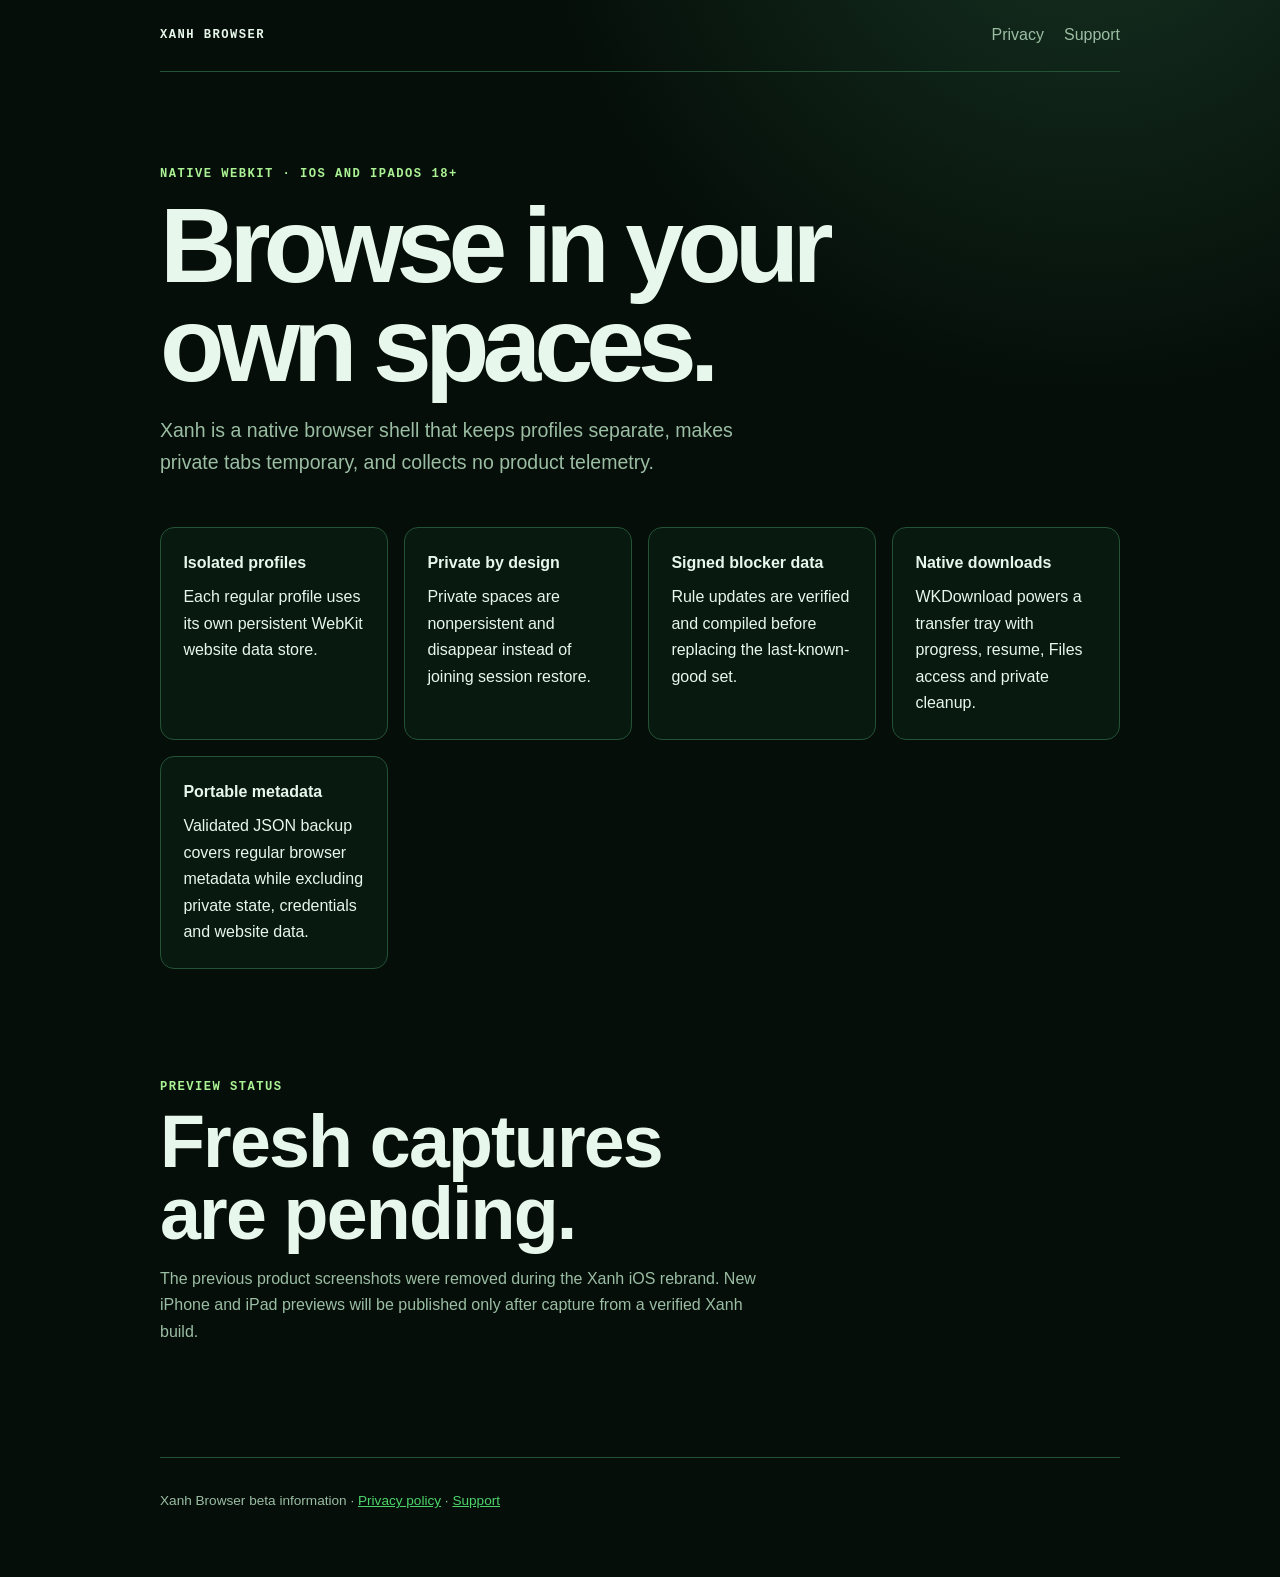
<file: docs/index.html>
<!doctype html>
<html lang="en">
<head>
  <meta charset="utf-8">
  <meta name="viewport" content="width=device-width, initial-scale=1">
  <meta name="description" content="Xanh Browser for iPhone and iPad.">
  <title>Xanh Browser</title>
  <link rel="stylesheet" href="xanh.css">
</head>
<body>
  <a class="skip-link" href="#content">Skip to content</a>
  <div class="shell">
    <nav aria-label="Primary">
      <a class="brand" href="index.html">Xanh Browser</a>
      <div class="nav-links"><a href="privacy.html">Privacy</a><a href="support.html">Support</a></div>
    </nav>
    <main id="content">
      <div class="eyebrow">Native WebKit · iOS and iPadOS 18+</div>
      <h1>Browse in your own spaces.</h1>
      <p class="lede">Xanh is a native browser shell that keeps profiles separate, makes private tabs temporary, and collects no product telemetry.</p>
      <div class="grid">
        <div class="card"><strong>Isolated profiles</strong><span>Each regular profile uses its own persistent WebKit website data store.</span></div>
        <div class="card"><strong>Private by design</strong><span>Private spaces are nonpersistent and disappear instead of joining session restore.</span></div>
        <div class="card"><strong>Signed blocker data</strong><span>Rule updates are verified and compiled before replacing the last-known-good set.</span></div>
        <div class="card"><strong>Native downloads</strong><span>WKDownload powers a transfer tray with progress, resume, Files access and private cleanup.</span></div>
        <div class="card"><strong>Portable metadata</strong><span>Validated JSON backup covers regular browser metadata while excluding private state, credentials and website data.</span></div>
      </div>
      <section class="showcase" aria-labelledby="showcase-title">
        <div class="eyebrow">Preview status</div>
        <h2 id="showcase-title">Fresh captures are pending.</h2>
        <p>The previous product screenshots were removed during the Xanh iOS rebrand. New iPhone and iPad previews will be published only after capture from a verified Xanh build.</p>
      </section>
    </main>
    <footer>Xanh Browser beta information · <a href="privacy.html">Privacy policy</a> · <a href="support.html">Support</a></footer>
  </div>
</body>
</html>
</file>
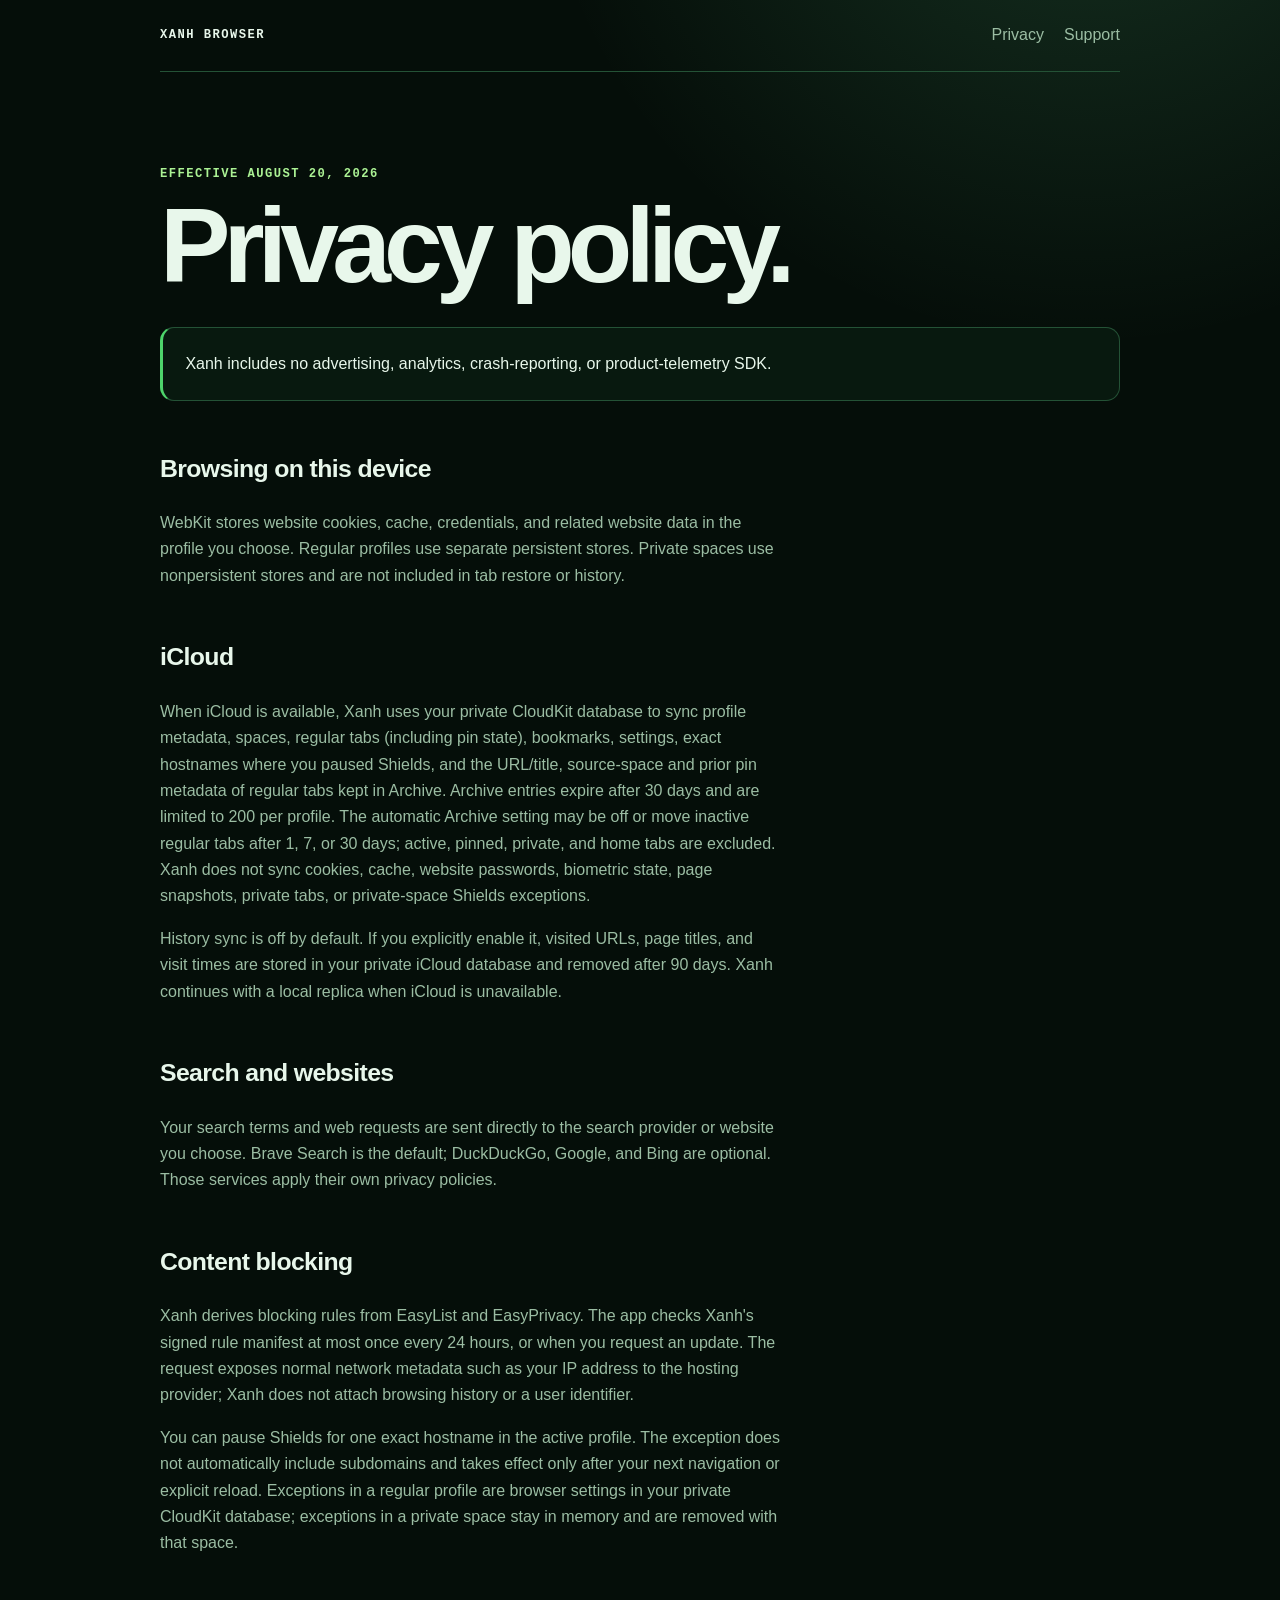
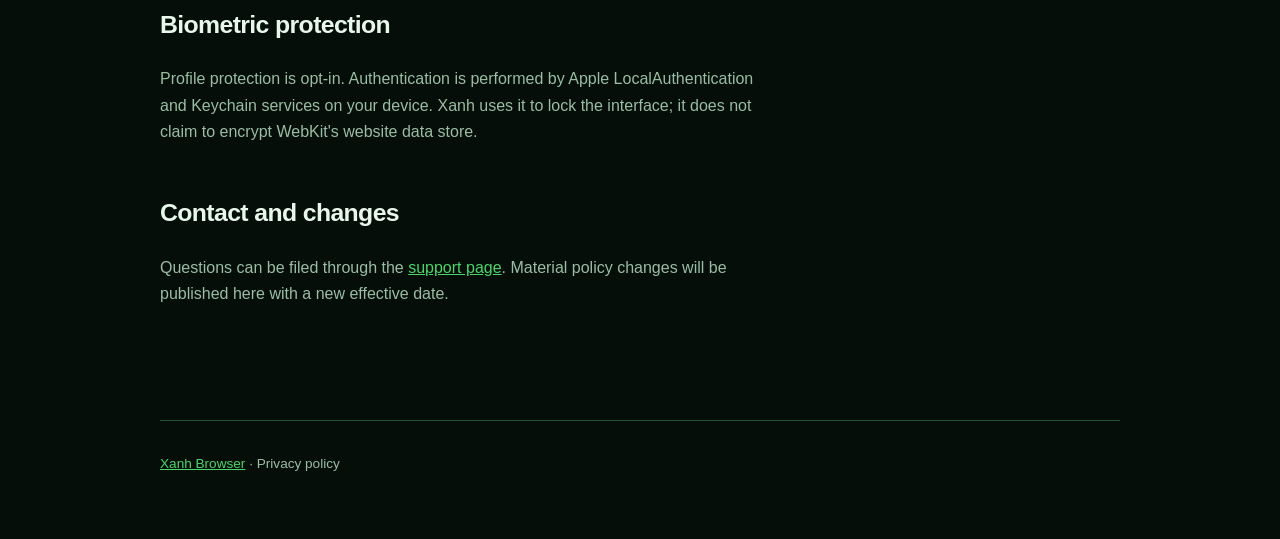
<file: docs/privacy.html>
<!doctype html>
<html lang="en">
<head>
  <meta charset="utf-8">
  <meta name="viewport" content="width=device-width, initial-scale=1">
  <title>Privacy Policy · Xanh Browser</title>
  <link rel="stylesheet" href="xanh.css">
</head>
<body>
  <div class="shell">
    <nav><a class="brand" href="index.html">Xanh Browser</a><div class="nav-links"><a href="privacy.html">Privacy</a><a href="support.html">Support</a></div></nav>
    <main>
      <div class="eyebrow">Effective August 20, 2026</div>
      <h1>Privacy policy.</h1>
      <div class="callout">Xanh includes no advertising, analytics, crash-reporting, or product-telemetry SDK.</div>
      <h2>Browsing on this device</h2>
      <p>WebKit stores website cookies, cache, credentials, and related website data in the profile you choose. Regular profiles use separate persistent stores. Private spaces use nonpersistent stores and are not included in tab restore or history.</p>
      <h2>iCloud</h2>
      <p>When iCloud is available, Xanh uses your private CloudKit database to sync profile metadata, spaces, regular tabs (including pin state), bookmarks, settings, exact hostnames where you paused Shields, and the URL/title, source-space and prior pin metadata of regular tabs kept in Archive. Archive entries expire after 30 days and are limited to 200 per profile. The automatic Archive setting may be off or move inactive regular tabs after 1, 7, or 30 days; active, pinned, private, and home tabs are excluded. Xanh does not sync cookies, cache, website passwords, biometric state, page snapshots, private tabs, or private-space Shields exceptions.</p>
      <p>History sync is off by default. If you explicitly enable it, visited URLs, page titles, and visit times are stored in your private iCloud database and removed after 90 days. Xanh continues with a local replica when iCloud is unavailable.</p>
      <h2>Search and websites</h2>
      <p>Your search terms and web requests are sent directly to the search provider or website you choose. Brave Search is the default; DuckDuckGo, Google, and Bing are optional. Those services apply their own privacy policies.</p>
      <h2>Content blocking</h2>
      <p>Xanh derives blocking rules from EasyList and EasyPrivacy. The app checks Xanh's signed rule manifest at most once every 24 hours, or when you request an update. The request exposes normal network metadata such as your IP address to the hosting provider; Xanh does not attach browsing history or a user identifier.</p>
      <p>You can pause Shields for one exact hostname in the active profile. The exception does not automatically include subdomains and takes effect only after your next navigation or explicit reload. Exceptions in a regular profile are browser settings in your private CloudKit database; exceptions in a private space stay in memory and are removed with that space.</p>
      <h2>Biometric protection</h2>
      <p>Profile protection is opt-in. Authentication is performed by Apple LocalAuthentication and Keychain services on your device. Xanh uses it to lock the interface; it does not claim to encrypt WebKit's website data store.</p>
      <h2>Contact and changes</h2>
      <p>Questions can be filed through the <a href="support.html">support page</a>. Material policy changes will be published here with a new effective date.</p>
    </main>
    <footer><a href="index.html">Xanh Browser</a> · Privacy policy</footer>
  </div>
</body>
</html>
</file>
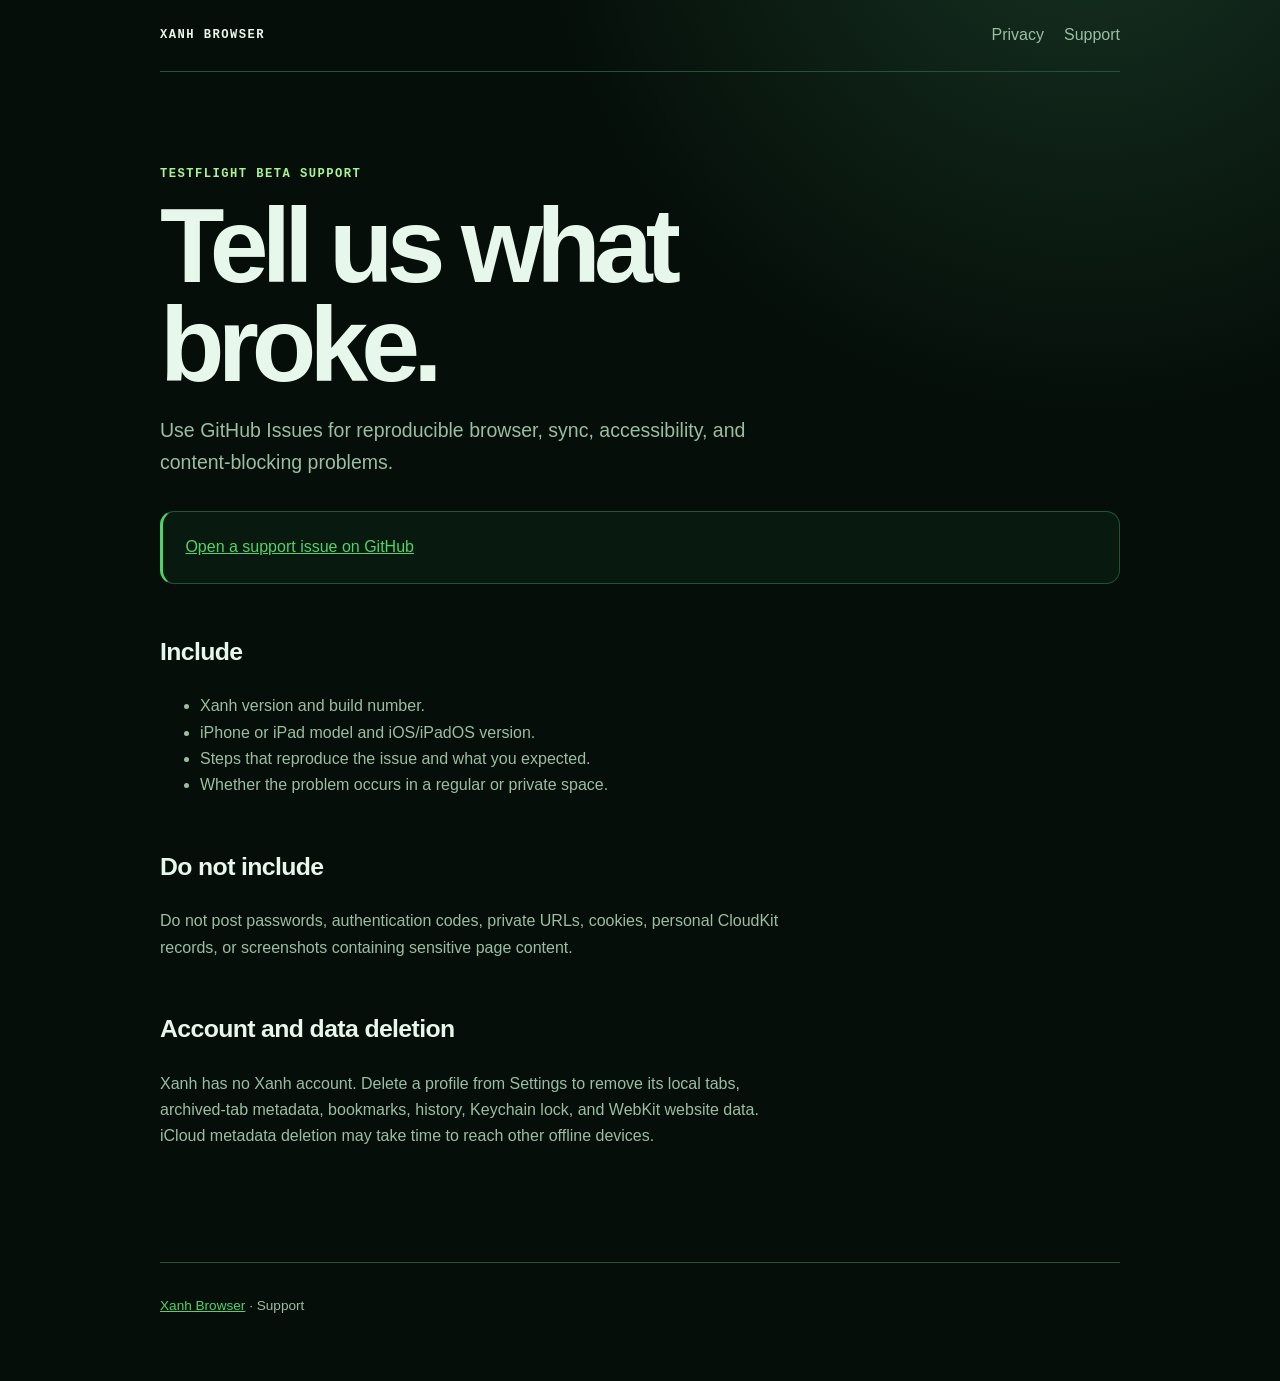
<file: docs/support.html>
<!doctype html>
<html lang="en">
<head>
  <meta charset="utf-8">
  <meta name="viewport" content="width=device-width, initial-scale=1">
  <title>Support · Xanh Browser</title>
  <link rel="stylesheet" href="xanh.css">
</head>
<body>
  <div class="shell">
    <nav><a class="brand" href="index.html">Xanh Browser</a><div class="nav-links"><a href="privacy.html">Privacy</a><a href="support.html">Support</a></div></nav>
    <main>
      <div class="eyebrow">TestFlight beta support</div>
      <h1>Tell us what broke.</h1>
      <p class="lede">Use GitHub Issues for reproducible browser, sync, accessibility, and content-blocking problems.</p>
      <div class="callout"><a href="https://github.com/LamPPKK/xanh-ios/issues/new/choose">Open a support issue on GitHub</a></div>
      <h2>Include</h2>
      <ul>
        <li>Xanh version and build number.</li>
        <li>iPhone or iPad model and iOS/iPadOS version.</li>
        <li>Steps that reproduce the issue and what you expected.</li>
        <li>Whether the problem occurs in a regular or private space.</li>
      </ul>
      <h2>Do not include</h2>
      <p>Do not post passwords, authentication codes, private URLs, cookies, personal CloudKit records, or screenshots containing sensitive page content.</p>
      <h2>Account and data deletion</h2>
      <p>Xanh has no Xanh account. Delete a profile from Settings to remove its local tabs, archived-tab metadata, bookmarks, history, Keychain lock, and WebKit website data. iCloud metadata deletion may take time to reach other offline devices.</p>
    </main>
    <footer><a href="index.html">Xanh Browser</a> · Support</footer>
  </div>
</body>
</html>
</file>
<file: docs/xanh.css>
:root {
  color-scheme: dark;
  --ink: #e8f7eb;
  --muted: #9bbda3;
  --green: #4dd46b;
  --leaf: #abf294;
  --panel: #091b11;
  --line: #245236;
  --background: #050e09;
  font-family: "Avenir Next", Avenir, -apple-system, BlinkMacSystemFont, sans-serif;
}

* { box-sizing: border-box; }
body {
  margin: 0;
  background:
    radial-gradient(circle at 85% -10%, rgba(116, 246, 167, 0.16), transparent 35rem),
    var(--background);
  color: var(--ink);
  line-height: 1.65;
}
a { color: var(--green); }
.skip-link { position: fixed; top: 0.75rem; left: 0.75rem; z-index: 10; padding: 0.6rem 0.85rem; border-radius: 8px; background: var(--green); color: var(--background); transform: translateY(-180%); }
.skip-link:focus { transform: translateY(0); }
a:focus-visible { outline: 3px solid var(--leaf); outline-offset: 4px; }
.shell { width: min(960px, calc(100% - 2rem)); margin: 0 auto; }
nav {
  display: flex;
  align-items: center;
  justify-content: space-between;
  min-height: 72px;
  border-bottom: 1px solid var(--line);
}
.brand, .eyebrow {
  font: 750 0.76rem/1 ui-monospace, SFMono-Regular, Menlo, monospace;
  letter-spacing: 0.12em;
  text-transform: uppercase;
}
.brand { color: var(--ink); text-decoration: none; }
.eyebrow { color: var(--leaf); }
.nav-links { display: flex; gap: 1.25rem; }
.nav-links a { color: var(--muted); text-decoration: none; }
.nav-links a:hover { color: var(--ink); }
main { padding: 6rem 0; }
h1 { max-width: 13ch; margin: 1rem 0; font-size: clamp(3rem, 9vw, 6.6rem); line-height: 0.94; letter-spacing: -0.065em; }
h2 { margin-top: 3rem; font-size: 1.55rem; letter-spacing: -0.025em; }
p, li { max-width: 70ch; color: var(--muted); }
.lede { max-width: 55ch; font-size: 1.22rem; }
.callout, .card {
  border: 1px solid var(--line);
  background: color-mix(in srgb, var(--panel) 88%, transparent);
  border-radius: 14px;
  padding: 1.4rem;
}
.callout { margin: 2rem 0; border-left: 3px solid var(--green); }
.grid { display: grid; grid-template-columns: repeat(auto-fit, minmax(220px, 1fr)); gap: 1rem; margin-top: 3rem; }
.card strong { display: block; margin-bottom: 0.5rem; color: var(--ink); }
.showcase { margin-top: 7rem; }
.showcase h2 { max-width: 14ch; margin: 0.8rem 0 1rem; font-size: clamp(2.4rem, 6vw, 4.6rem); line-height: 0.98; }
.screens { display: grid; gap: 1rem; margin-top: 2rem; }
.phone-screens { grid-template-columns: repeat(3, 1fr); }
.ipad-screens { grid-template-columns: repeat(2, 1fr); }
.transfer-screens { grid-template-columns: minmax(180px, 0.72fr) minmax(320px, 1.28fr); }
figure { margin: 0; padding: 0.75rem; border: 1px solid var(--line); border-radius: 18px; background: #0e1311; }
figure img { display: block; width: 100%; height: auto; border-radius: 12px; }
figcaption { padding: 0.8rem 0.25rem 0.2rem; color: var(--muted); font: 700 0.72rem/1 ui-monospace, SFMono-Regular, Menlo, monospace; letter-spacing: 0.08em; text-transform: uppercase; }
footer { padding: 2rem 0 4rem; border-top: 1px solid var(--line); color: var(--muted); font-size: 0.85rem; }
code { color: var(--leaf); }
@media (max-width: 720px) {
  main { padding: 3.5rem 0; }
  .grid { grid-template-columns: 1fr; }
  .phone-screens, .ipad-screens, .transfer-screens { grid-template-columns: 1fr; }
  .nav-links { gap: 0.75rem; font-size: 0.86rem; }
}
</file>
